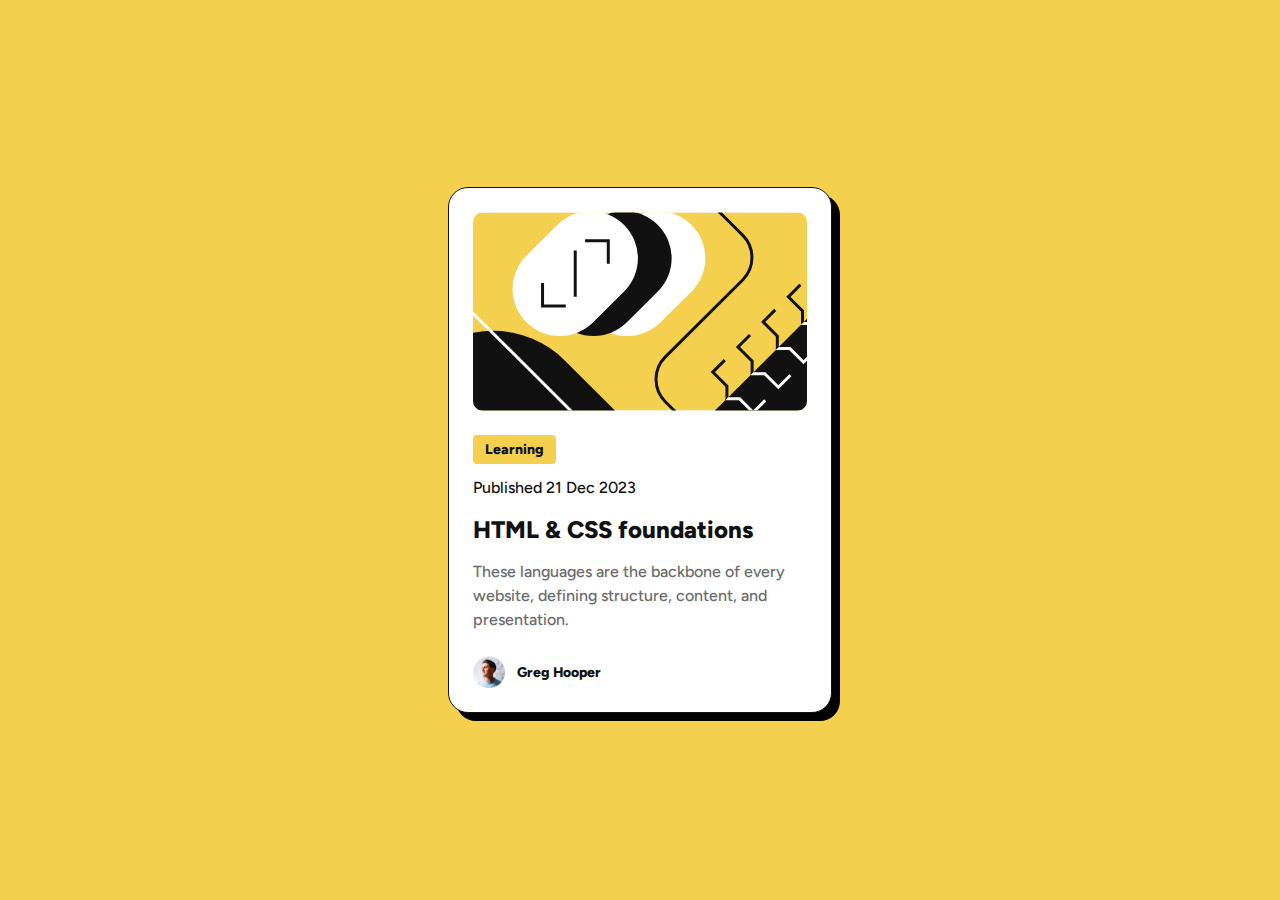
<file: blog-preview-card/index.html>
<!DOCTYPE html>
<html lang="en">

<head>
    <meta charset="UTF-8">
    <meta name="viewport" content="width=device-width, initial-scale=1.0">
    <title>Blog Preview Card</title>
    <link rel="icon" href="assets/favicon-32x32.png" type="image/x-icon">
    <link rel="stylesheet" href="style.css">
</head>

<body>

    <div class="card-container">
        <article class="blog-preview-card">
            <img src="assets/illustration-article.svg" alt="Article Illustration" class="blog-image" />
            <div class="blog-content">
                <span class="tag text-base text-sm-bold">Learning</span>
                <p class="publish-date text-base text-md">Published 21 Dec 2023 </p>
                <h2 class="blog-title text-base text-lg">HTML & CSS foundations</h2>
                <p class="blog-excerpt text-base text-md">These languages are the backbone of every website, defining structure, content, and presentation.</p>
                <div class="author-info">
                    <img src="assets/image-avatar.webp" alt="Author Image" class="author-image" />
                    <p class="author-name text-base text-sm-bold">Greg Hooper</p>
                </div>
            </div>
        </article>
    </div>



</body>

</html>
</file>
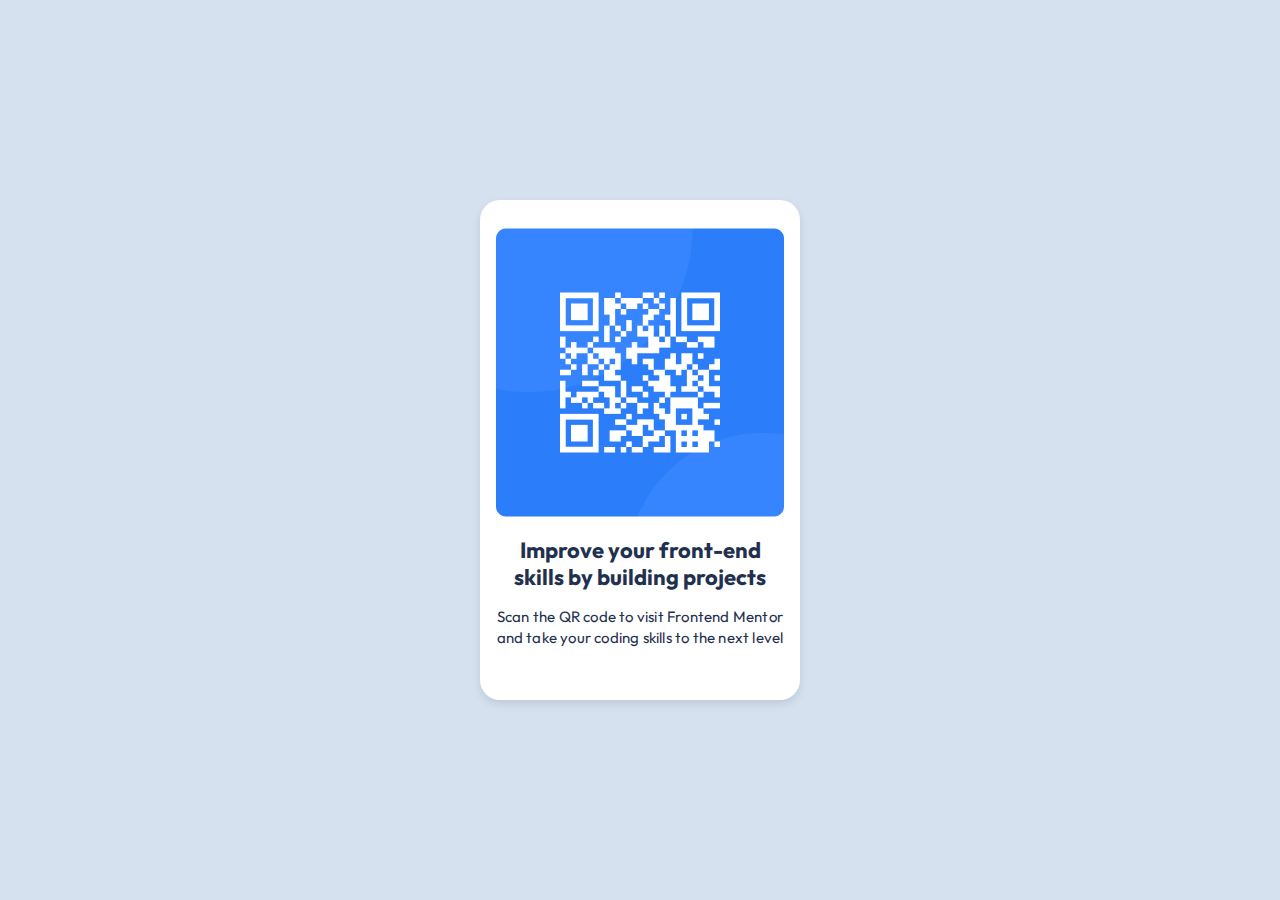
<file: qr-code-component/index.html>
<!DOCTYPE html>
<html lang="en">

<head>
    <meta charset="UTF-8">
    <meta name="viewport" content="width=device-width, initial-scale=1.0">
    <title>QR Code Component</title>
    <link rel="stylesheet" href="style.css">
</head>

<body>
    <div class="wrapper">
        <div class="card">
            <div class="img">
                <img src="assets/qr-image.png" alt="qr">
            </div>
            <div class="text">
                <h1>Improve your front-end skills by building projects</h1>
                <p>Scan the QR code to visit Frontend Mentor and take your coding skills to the next level</p>
            </div>
        </div>
    </div>

</body>

</html>
</file>
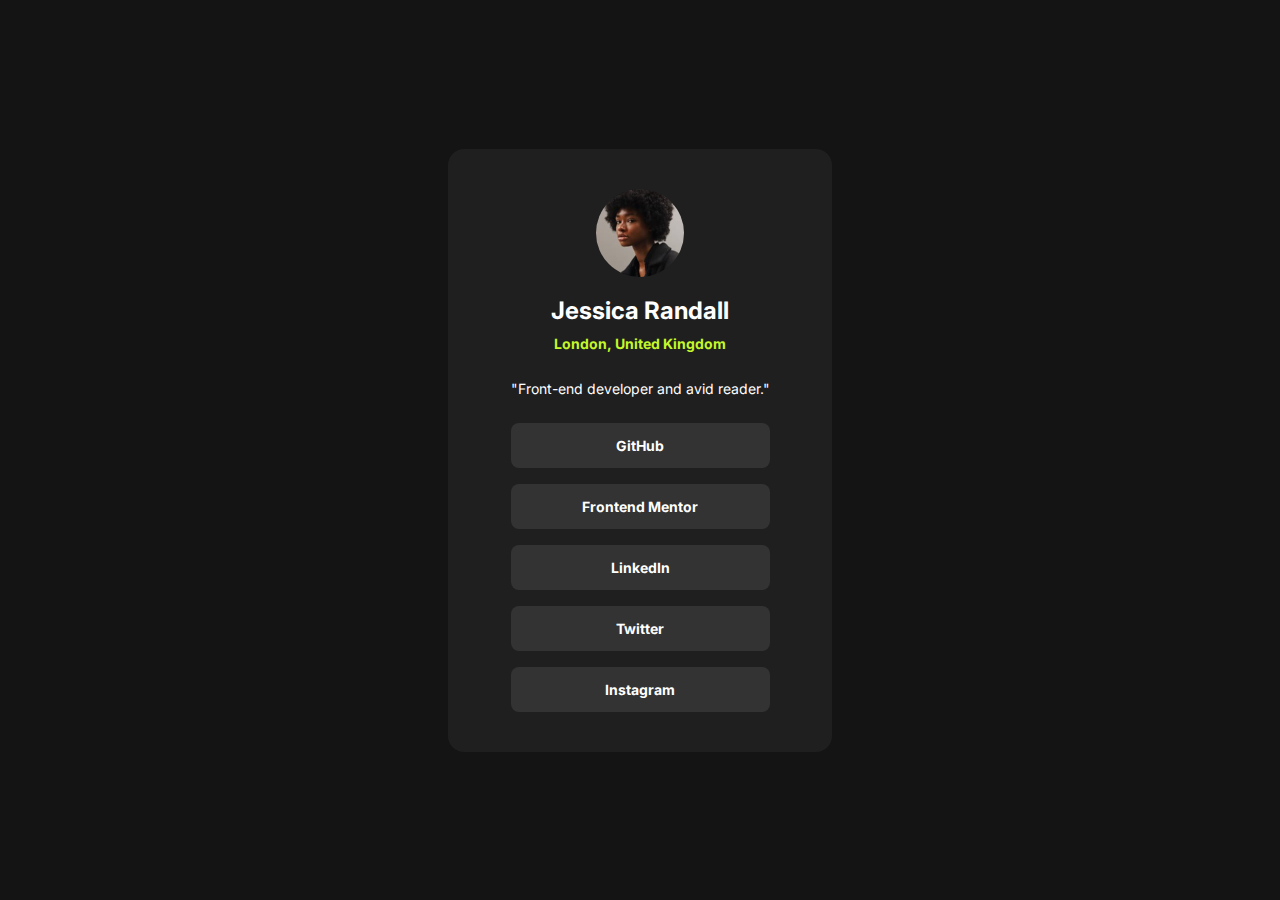
<file: social-links-profile/index.html>
<!DOCTYPE html>
<html lang="en">

<head>
    <meta charset="UTF-8">
    <meta name="viewport" content="width=device-width, initial-scale=1.0">
    <title>Social Links Profile</title>
    <link rel="icon" href="assets/favicon-32x32.png" type="image/x-icon">
    <link rel="stylesheet" href="style.css">
</head>

<body>

    <main>
        <img src="assets/avatar-jessica.jpeg" class="avatar" alt="Person's Image">
        <div class="infos">
            <h2 class="name text-base intel-lg">Jessica Randall</h2>
            <p class="location text-base inter-md-bold">London, United Kingdom</p>
        </div>
        <p class="quote text-base inter-md">"Front-end developer and avid reader."</p>
        <section class="social-links text-base inter-md-bold">
            <a href="https://www.github.com/username" target="_blank">GitHub</a>
            <a href="https://www.frontendmentor.io/username" target="_blank">Frontend Mentor</a>
            <a href="https://www.linkedin.com/in/username" target="_blank">LinkedIn</a>
            <a href="https://www.twitter.com/username" target="_blank">Twitter</a>
            <a href="https://www.instagram.com/username" target="_blank">Instagram</a>
        </section>
    </main>



</body>

</html>
</file>
<file: blog-preview-card/style.css>
@import url('https://fonts.googleapis.com/css2?family=Figtree:ital,wght@0,300..900;1,300..900&display=swap');

:root {
    /* Colors */
    --yellow: #F4D04E;
    --white: #FFFFFF;
    --gray-950: #111111;
    --gray-500: #6B6B6B;
    /* Spacing */
    --space-50: 4px;
    --space-100: 8px;
    --space-150: 12px;
    --space-300: 24px;
}

* {
    margin: 0;
    padding: 0;
    box-sizing: border-box;
}

body {  
    font-family: "Figtree", sans-serif;
    background-color: var(--yellow);
}

.text-base {
    color: var(--gray-950);
    line-height: 1.5;
    letter-spacing: 0;
}

.text-sm {
    font-size: 14px;
    font-weight: 500;
}

.text-sm-bold {
    font-size: 14px;
    font-weight: 800;
}

.text-md {
    font-size: 16px;
    font-weight: 500;
}

.text-lg {
    font-size: 24px;
    font-weight: 800;
}

.card-container{
    display: flex;
    justify-content: center;
    align-items: center; 
    min-height: 100vh; 
}

.blog-preview-card{
    width: 80%;
    max-width: 384px;
    padding: var(--space-300);
    border: 1px solid var(--gray-950);
    border-radius: 20px;
    background-color: var(--white);
    box-shadow: 8px 8px 0 #000000;
    display: flex;
    flex-direction: column;
    align-items: center;
}

.blog-content{
    display: flex;
    flex-direction: column;
}

.blog-image{
    border-radius: 10px;
    margin-bottom: var(--space-300);
    width: 100%; 
    max-width: 100%; 
    height: auto; 
}

.tag{
    font-weight: 800;
    padding: var(--space-50) var(--space-150);
    background-color: var(--yellow);
    border-radius: var(--space-50);
    width: fit-content;
    margin-bottom: var(--space-150);
}

.publish-date{
    margin-bottom: var(--space-150);
}

.blog-title{
    margin-bottom: var(--space-150);
    transition: color 0.2s ease;
}

.blog-title:hover{
    color: var(--yellow);
    cursor: pointer;
}

.blog-excerpt{
    color: var(--gray-500);
    margin-bottom: var(--space-300);
}

.author-info{
    display: flex;
    align-items: center;
}

.author-image{
    width: 32px;
    height: 32px;
    margin-right: var(--space-150);
}

@media (max-width: 375px){
    .tag{
        font-size: 12px;
    }
    .publish-date{
        font-size: 12px;
    }
    .blog-title{
        font-size: 20px;
    }
    .blog-excerpt{
        font-size: 14px;
    }
}
</file>
<file: qr-code-component/style.css>
@import url('https://fonts.googleapis.com/css2?family=Outfit:wght@100..900&display=swap');

:root {
    --slate-300: #D5E1EF;
    --slate-500: #68778D;
    --slate-900: #1F314F;
    --white-100: #FFFFFF;
    --space-200: 16px;
    --space-300: 24px;
    --space-500: 40px;
}

* {
    margin: 0;
    padding: 0;
    box-sizing: border-box;
}

body {
    background-color: #D5E1EF;
    font-family: "Outfit", sans-serif;
}

.wrapper {
    height: 100vh;
    display: flex;
    justify-content: center;
    align-items: center;
}

.card {
    display: flex;
    flex-direction: column;
    align-items: center;
    justify-content: center;
    width: 320px;
    height: 500px;
    padding: var(--space-200) var(--space-200) var(--space-500);
    background-color: var(--white-100);
    border-radius: 20px;
    box-shadow: 0 4px 8px rgba(0, 0, 0, 0.1);
}

img{
    margin-bottom: var(--space-200);
}

h1{
    font-size: 22px;
    font-weight: 700;
    color: var(--slate-900);
    letter-spacing: 0px;
    line-height: 120%;
    text-align: center;
    margin-bottom: var(--space-200);
}

p{
    font-size: 15px;
    color: var(--slate-900);
    letter-spacing: 0.2px;
    line-height: 140%;
    text-align: center;
}
</file>
<file: social-links-profile/style.css>
@import url('https://fonts.googleapis.com/css2?family=Inter:ital,opsz,wght@0,14..32,100..900;1,14..32,100..900&display=swap');

:root {
    /* Colors */
    --white: #FFFFFF;
    --green: #C4F82A;
    --grey-700: #333333;
    --grey-800: #1F1F1F;
    --grey-900: #141414;
    /* Spacing */
    --space-50: 4px;
    --space-100: 8px;
    --space-150: 12px;
    --space-200: 16px;
    --space-300: 24px;
    --space-500: 40px;
}

.text-base {
    letter-spacing: 0;
    line-height: 1.5;
}

.inter-lg {
    font-size: 24px;
    font-weight: 700;
}

.inter-md {
    font-size: 14px;
}

.inter-md-bold {
    font-size: 14px;
    font-weight: 700;
}

* {
    margin: 0;
    padding: 0;
    box-sizing: border-box;
}

body {
    font-family: 'Inter', sans-serif;
    background-color: var(--grey-900);
    color: var(--white);
    height: 100vh;
    display: flex;
    justify-content: center;
    align-items: center;
}

main {
    background-color: var(--grey-800);
    align-items: center;
    border-radius: 1rem;
    box-sizing: border-box;
    color: var(--clr-white);
    display: grid;
    justify-content: center;
    justify-items: center;
    max-width: 24rem;
    padding: 2.5rem;
    text-align: center;
    width: 100%;
}

.avatar {
    aspect-ratio: 1;
    border-radius: 100vw;
    width: 5.5rem;
    margin-bottom: var(--space-200);
}

.name {
    margin-bottom: var(--space-50);
}

.location {
    color: var(--green);
    margin-bottom: var(--space-300);
}

.quote {
    margin-bottom: var(--space-300);
}

.social-links {
    display: flex;
    flex-direction: column;
    justify-content: center;
    list-style: none;
    gap: var(--space-200);
    width: 100%;
}


a {
    text-decoration: none;
    background-color: var(--grey-700);
    border-radius: .5rem;
    padding: 12px 0;
    color: var(--white);
    transition: .3s ease-in-out;
}

a:hover {
    background-color: var(--green);
    color: var(--grey-700);
}

/* Tablet Styles */
@media (max-width: 1024px) {
    main {
        padding: 2rem;
        max-width: 26rem;
    }

    .avatar {
        width: 5rem;
    }

    .name {
        font-size: 22px;
        margin-bottom: var(--space-100);
    }

    .location {
        margin-bottom: var(--space-200);
    }

    .social-links a {
        padding: 10px 0;
        width: 360px;
    }
}

/* Mobile Styles */
@media (max-width: 375px) {
    main {
        padding: 1.5rem;
        max-width: 310px;
    }

    .avatar {
        width: 4.5rem;
    }

    .name {
        font-size: 20px;
        margin-bottom: var(--space-50);
    }

    .location {
        margin-bottom: var(--space-100);
    }

    .social-links a {
        padding: 8px 0;
        width: 100%;
    }
}
</file>
